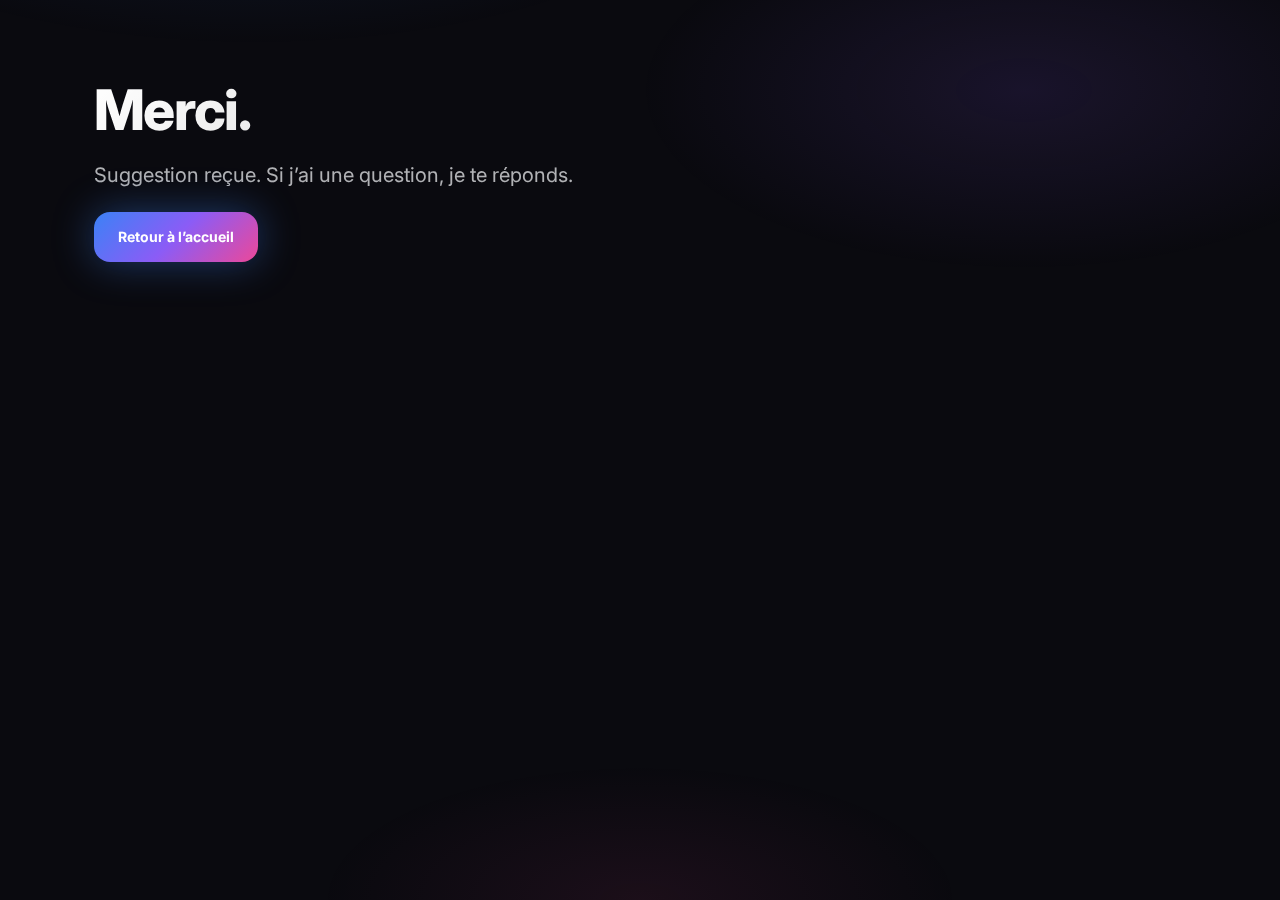
<file: merci.html>
<!doctype html>
<html lang="fr">
<head>
  <meta charset="utf-8" />
  <meta name="viewport" content="width=device-width, initial-scale=1" />
  <title>Merci — Bruxelles Solo</title>
  <meta name="robots" content="noindex" />
  <link rel="preconnect" href="https://fonts.googleapis.com">
  <link rel="preconnect" href="https://fonts.gstatic.com" crossorigin>
  <link href="https://fonts.googleapis.com/css2?family=Inter:wght@400;600;700&display=swap" rel="stylesheet">
  <link rel="stylesheet" href="./styles.css" />
</head>
<body>
  <main class="section">
    <div class="container">
      <h1>Merci.</h1>
      <p class="lead">Suggestion reçue. Si j’ai une question, je te réponds.</p>
      <p><a class="btn btn--solid" href="/">Retour à l’accueil</a></p>
    </div>
  </main>
</body>
</html>
</file>
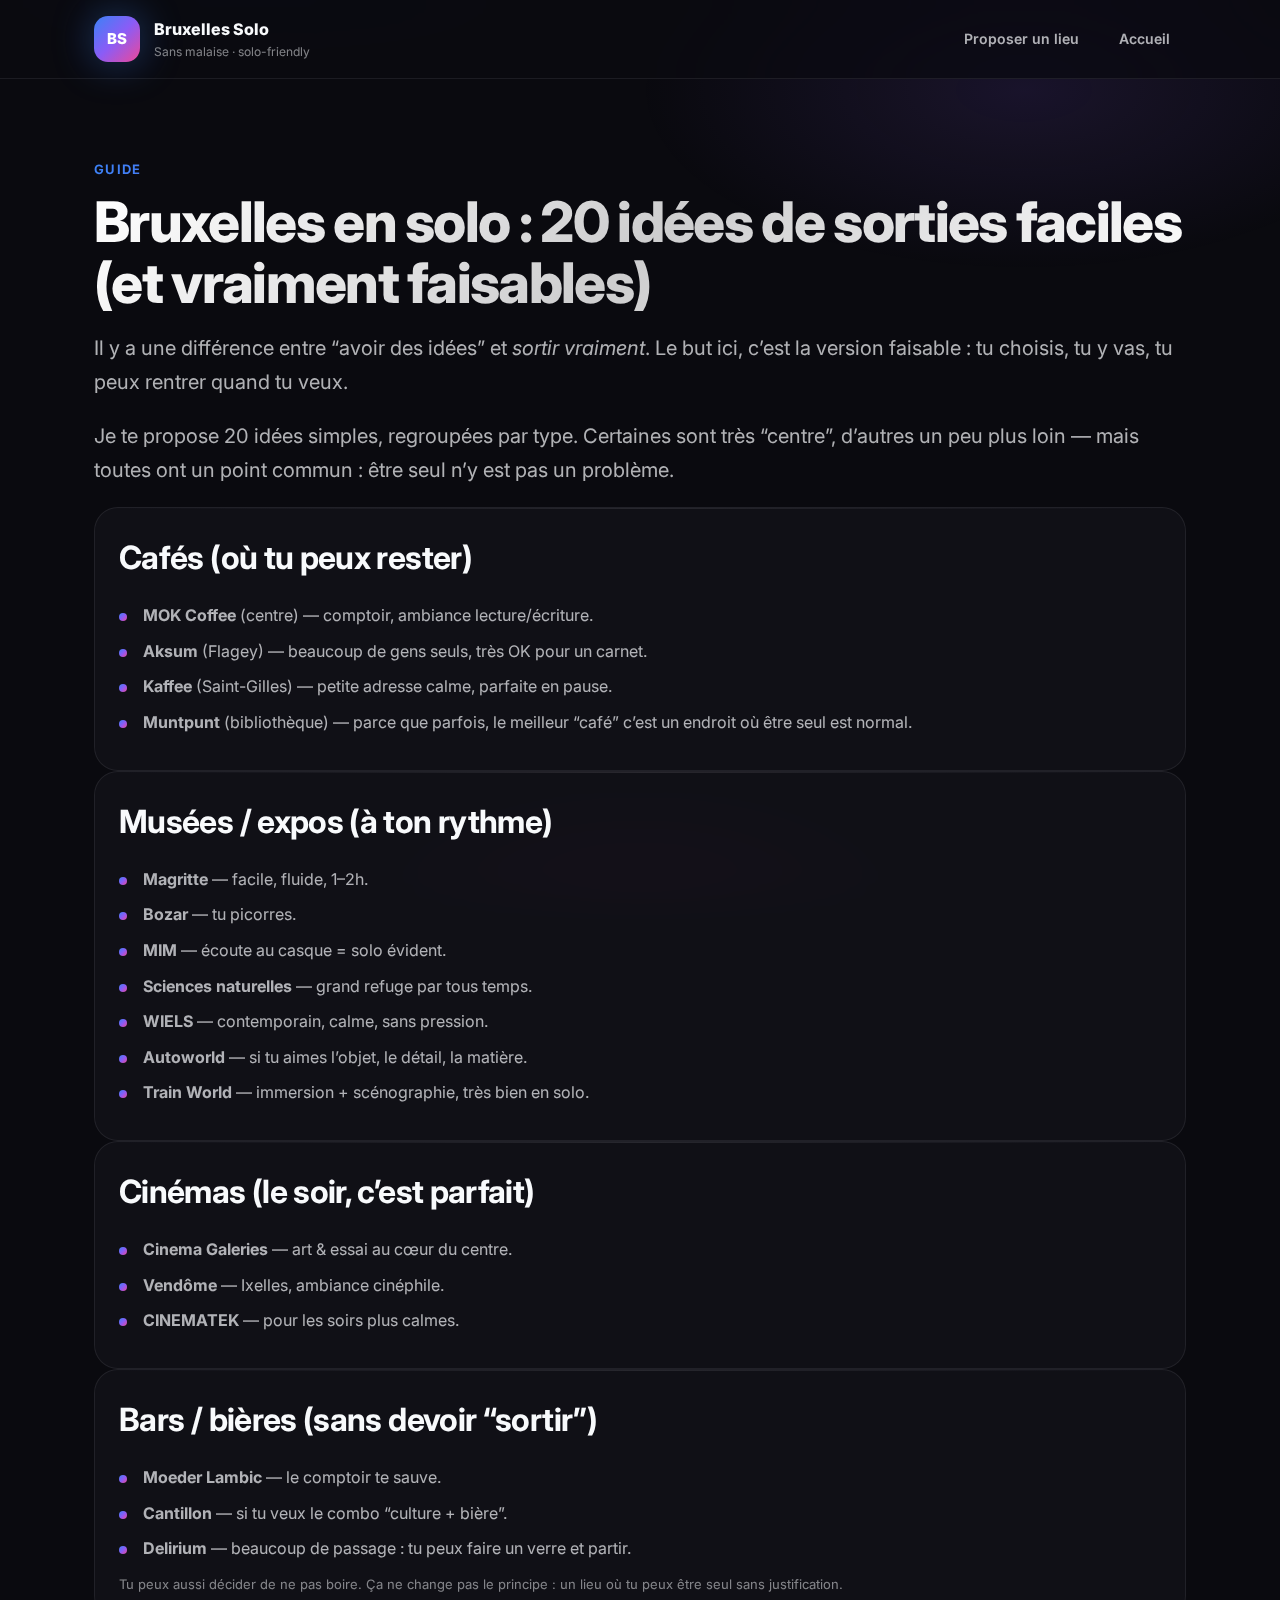
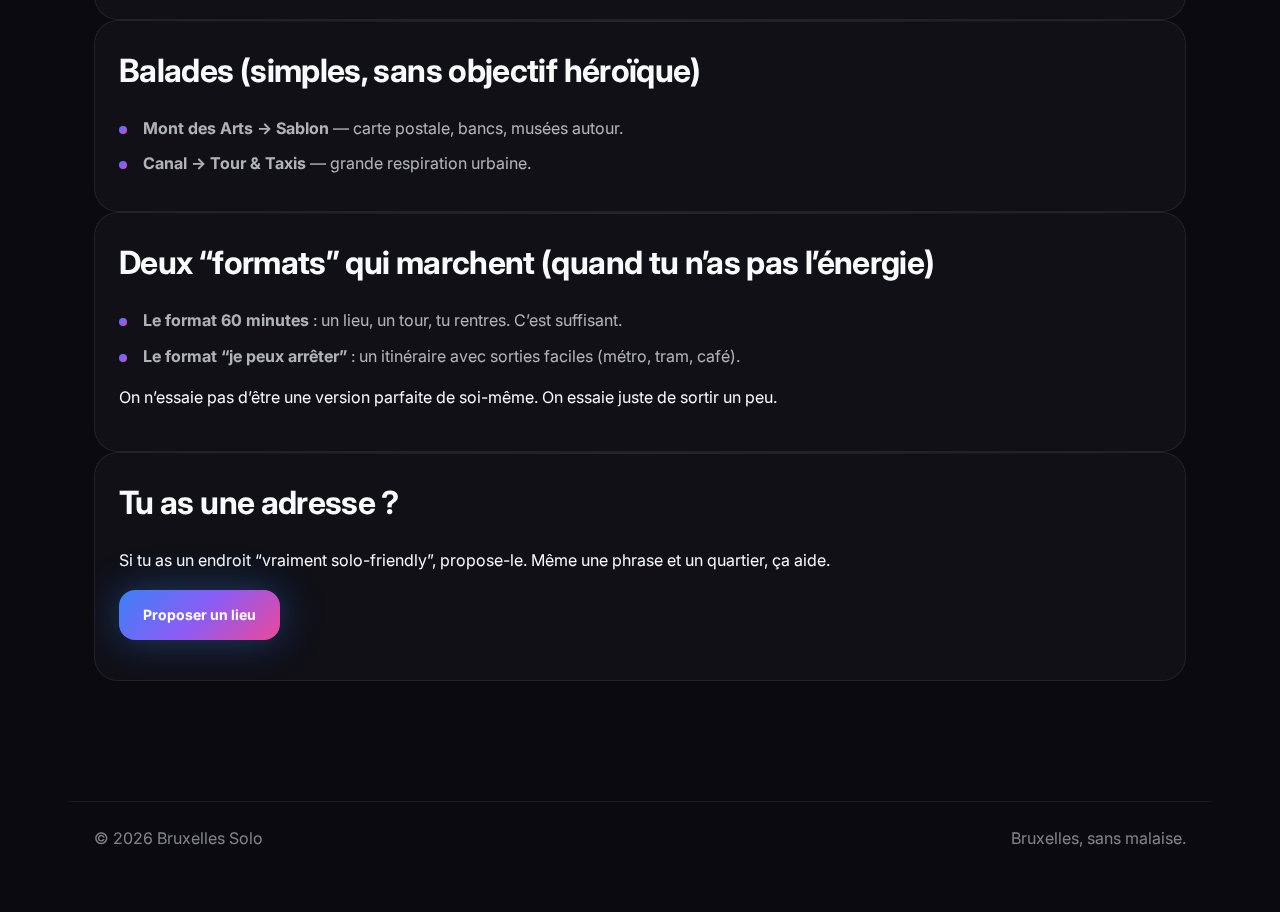
<file: articles/20-idees.html>
<!doctype html>
<html lang="fr">
<head>
  <meta charset="utf-8" />
  <meta name="viewport" content="width=device-width, initial-scale=1" />
  <title>Bruxelles en solo : 20 idées de sorties faciles (cafés, musées, cinés, bars, balades)</title>
  <meta name="description" content="20 idées solo-friendly à Bruxelles : cafés où tu peux rester, musées à ton rythme, cinés, bars au comptoir, balades simples. Concret, sans chichis." />
  <link rel="preconnect" href="https://fonts.googleapis.com">
  <link rel="preconnect" href="https://fonts.gstatic.com" crossorigin>
  <link href="https://fonts.googleapis.com/css2?family=Inter:wght@400;600;700&display=swap" rel="stylesheet">
  <link rel="stylesheet" href="../styles.css" />
</head>
<body>
  <header class="header">
    <div class="container">
      <div class="brand">
        <div class="mark">BS</div>
        <div>
          <div class="brand__name">Bruxelles Solo</div>
          <div class="brand__tag">Sans malaise · solo-friendly</div>
        </div>
      </div>
      <nav class="nav">
        <a href="../index.html#contact">Proposer un lieu</a>
        <a href="../index.html">Accueil</a>
      </nav>
    </div>
  </header>

  <main>
    <section class="section">
      <div class="container">
        <p class="kicker">Guide</p>
        <h1>Bruxelles en solo : 20 idées de sorties faciles (et vraiment faisables)</h1>
        <p class="lead">Il y a une différence entre “avoir des idées” et <em>sortir vraiment</em>. Le but ici, c’est la version faisable : tu choisis, tu y vas, tu peux rentrer quand tu veux.</p>
        <p class="lead">Je te propose 20 idées simples, regroupées par type. Certaines sont très “centre”, d’autres un peu plus loin — mais toutes ont un point commun : être seul n’y est pas un problème.</p>

        <div class="box">
          <h2>Cafés (où tu peux rester)</h2>
          <ul class="list">
            <li><strong>MOK Coffee</strong> (centre) — comptoir, ambiance lecture/écriture.</li>
            <li><strong>Aksum</strong> (Flagey) — beaucoup de gens seuls, très OK pour un carnet.</li>
            <li><strong>Kaffee</strong> (Saint-Gilles) — petite adresse calme, parfaite en pause.</li>
            <li><strong>Muntpunt</strong> (bibliothèque) — parce que parfois, le meilleur “café” c’est un endroit où être seul est normal.</li>
          </ul>
        </div>

        <div class="box">
          <h2>Musées / expos (à ton rythme)</h2>
          <ul class="list">
            <li><strong>Magritte</strong> — facile, fluide, 1–2h.</li>
            <li><strong>Bozar</strong> — tu picorres.</li>
            <li><strong>MIM</strong> — écoute au casque = solo évident.</li>
            <li><strong>Sciences naturelles</strong> — grand refuge par tous temps.</li>
            <li><strong>WIELS</strong> — contemporain, calme, sans pression.</li>
            <li><strong>Autoworld</strong> — si tu aimes l’objet, le détail, la matière.</li>
            <li><strong>Train World</strong> — immersion + scénographie, très bien en solo.</li>
          </ul>
        </div>

        <div class="box">
          <h2>Cinémas (le soir, c’est parfait)</h2>
          <ul class="list">
            <li><strong>Cinema Galeries</strong> — art & essai au cœur du centre.</li>
            <li><strong>Vendôme</strong> — Ixelles, ambiance cinéphile.</li>
            <li><strong>CINEMATEK</strong> — pour les soirs plus calmes.</li>
          </ul>
        </div>

        <div class="box">
          <h2>Bars / bières (sans devoir “sortir”)</h2>
          <ul class="list">
            <li><strong>Moeder Lambic</strong> — le comptoir te sauve.</li>
            <li><strong>Cantillon</strong> — si tu veux le combo “culture + bière”.</li>
            <li><strong>Delirium</strong> — beaucoup de passage : tu peux faire un verre et partir.</li>
          </ul>
          <p class="fine">Tu peux aussi décider de ne pas boire. Ça ne change pas le principe : un lieu où tu peux être seul sans justification.</p>
        </div>

        <div class="box">
          <h2>Balades (simples, sans objectif héroïque)</h2>
          <ul class="list">
            <li><strong>Mont des Arts → Sablon</strong> — carte postale, bancs, musées autour.</li>
            <li><strong>Canal → Tour & Taxis</strong> — grande respiration urbaine.</li>
          </ul>
        </div>

        <div class="box">
          <h2>Deux “formats” qui marchent (quand tu n’as pas l’énergie)</h2>
          <ul class="list">
            <li><strong>Le format 60 minutes</strong> : un lieu, un tour, tu rentres. C’est suffisant.</li>
            <li><strong>Le format “je peux arrêter”</strong> : un itinéraire avec sorties faciles (métro, tram, café).</li>
          </ul>
          <p>On n’essaie pas d’être une version parfaite de soi-même. On essaie juste de sortir un peu.</p>
        </div>

        <div class="box">
          <h2>Tu as une adresse ?</h2>
          <p>Si tu as un endroit “vraiment solo-friendly”, propose-le. Même une phrase et un quartier, ça aide.</p>
          <p><a class="btn btn--solid" href="../index.html#contact">Proposer un lieu</a></p>
        </div>
      </div>
    </section>
  </main>

  <footer class="footer">
    <div class="container">
      <div>© <span id="y"></span> Bruxelles Solo</div>
      <div class="muted">Bruxelles, sans malaise.</div>
    </div>
  </footer>

  <script>document.getElementById('y').textContent = new Date().getFullYear();</script>
</body>
</html>
</file>
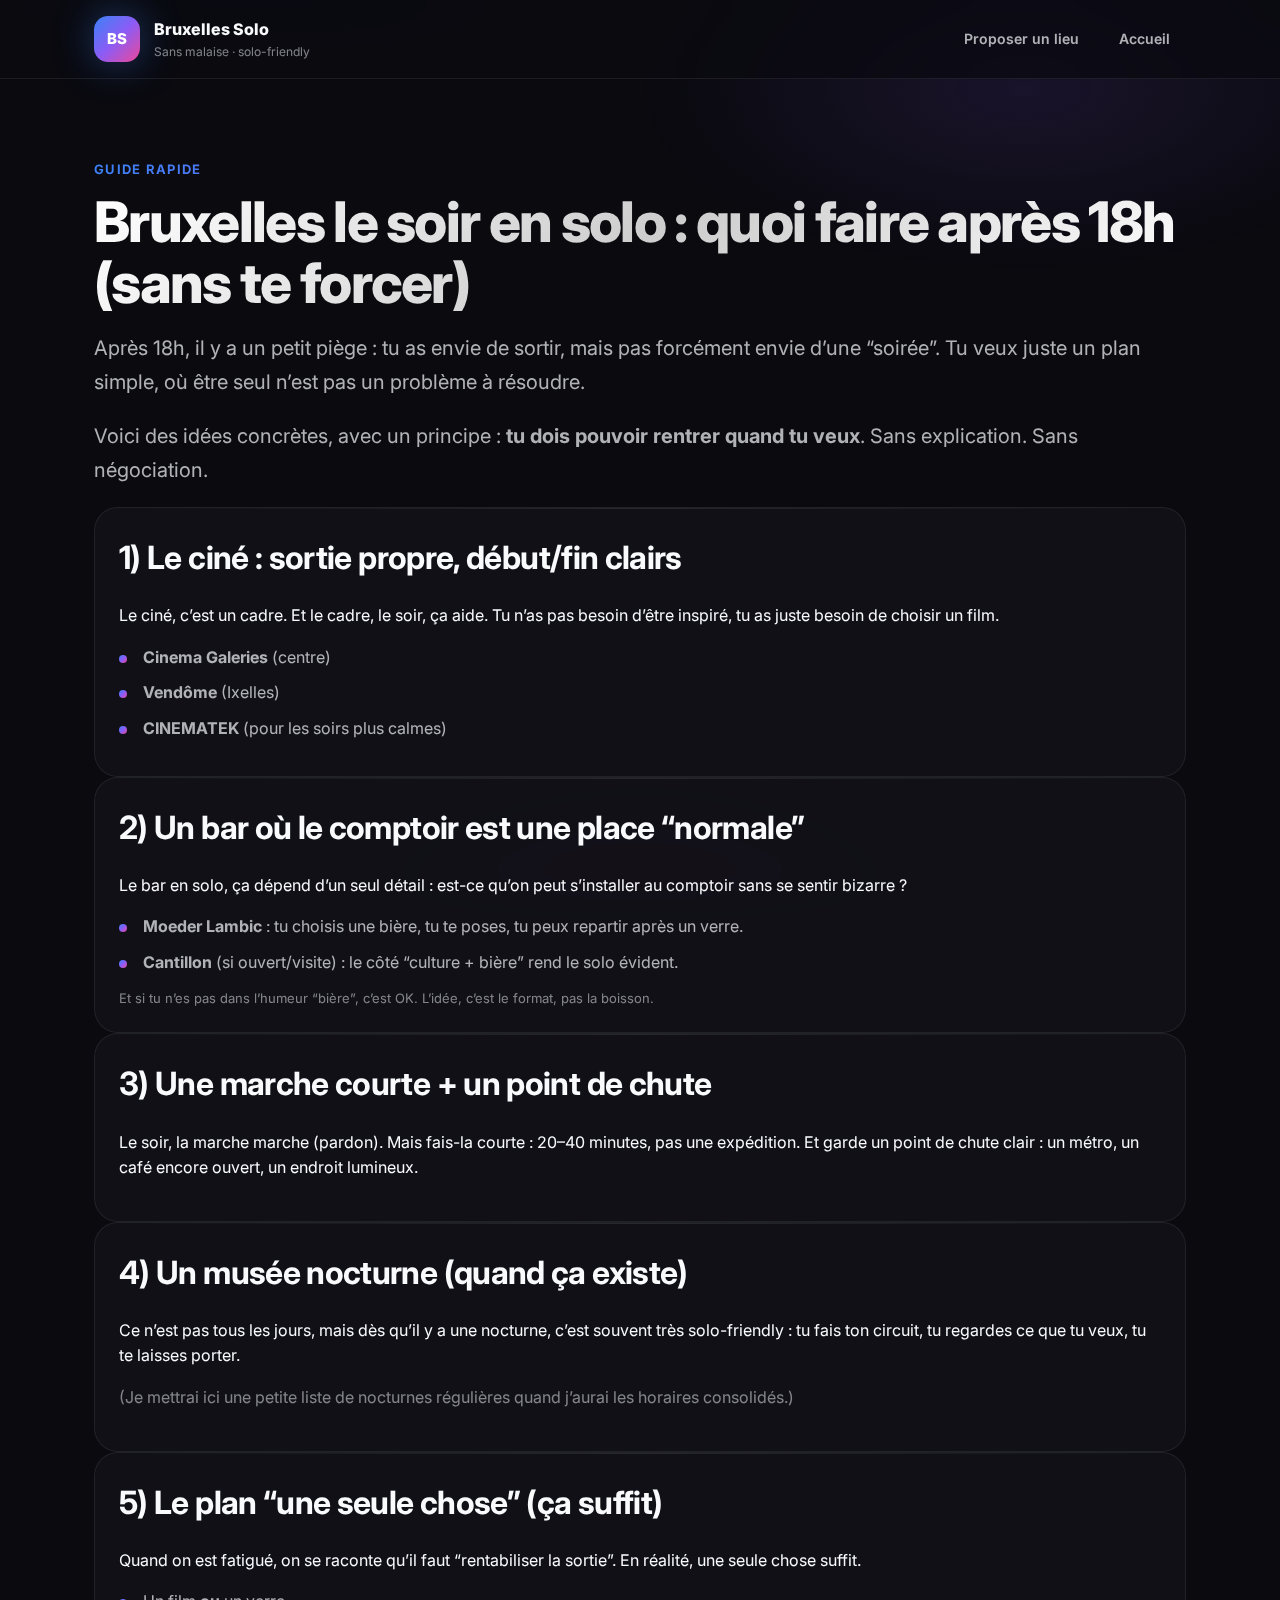
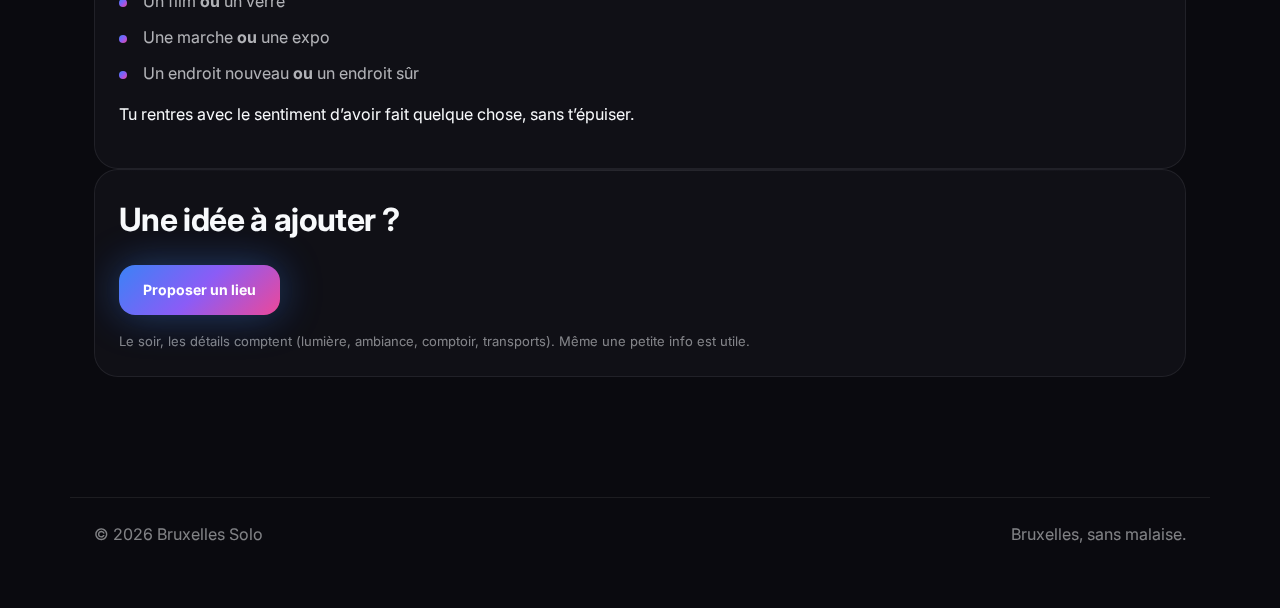
<file: articles/apres-18h.html>
<!doctype html>
<html lang="fr">
<head>
  <meta charset="utf-8" />
  <meta name="viewport" content="width=device-width, initial-scale=1" />
  <title>Bruxelles le soir en solo : quoi faire après 18h (sans te forcer)</title>
  <meta name="description" content="Idées de sorties solo-friendly à Bruxelles après 18h : ciné, expo tardive, bars au comptoir, balades simples, plans sans pression." />
  <link rel="preconnect" href="https://fonts.googleapis.com">
  <link rel="preconnect" href="https://fonts.gstatic.com" crossorigin>
  <link href="https://fonts.googleapis.com/css2?family=Inter:wght@400;600;700&display=swap" rel="stylesheet">
  <link rel="stylesheet" href="../styles.css" />
</head>
<body>
  <header class="header">
    <div class="container">
      <div class="brand">
        <div class="mark">BS</div>
        <div>
          <div class="brand__name">Bruxelles Solo</div>
          <div class="brand__tag">Sans malaise · solo-friendly</div>
        </div>
      </div>
      <nav class="nav">
        <a href="../index.html#contact">Proposer un lieu</a>
        <a href="../index.html">Accueil</a>
      </nav>
    </div>
  </header>

  <main>
    <section class="section">
      <div class="container">
        <p class="kicker">Guide rapide</p>
        <h1>Bruxelles le soir en solo : quoi faire après 18h (sans te forcer)</h1>
        <p class="lead">Après 18h, il y a un petit piège : tu as envie de sortir, mais pas forcément envie d’une “soirée”. Tu veux juste un plan simple, où être seul n’est pas un problème à résoudre.</p>
        <p class="lead">Voici des idées concrètes, avec un principe : <strong>tu dois pouvoir rentrer quand tu veux</strong>. Sans explication. Sans négociation.</p>

        <div class="box">
          <h2>1) Le ciné : sortie propre, début/fin clairs</h2>
          <p>Le ciné, c’est un cadre. Et le cadre, le soir, ça aide. Tu n’as pas besoin d’être inspiré, tu as juste besoin de choisir un film.</p>
          <ul class="list">
            <li><strong>Cinema Galeries</strong> (centre)</li>
            <li><strong>Vendôme</strong> (Ixelles)</li>
            <li><strong>CINEMATEK</strong> (pour les soirs plus calmes)</li>
          </ul>
        </div>

        <div class="box">
          <h2>2) Un bar où le comptoir est une place “normale”</h2>
          <p>Le bar en solo, ça dépend d’un seul détail : est-ce qu’on peut s’installer au comptoir sans se sentir bizarre ?</p>
          <ul class="list">
            <li><strong>Moeder Lambic</strong> : tu choisis une bière, tu te poses, tu peux repartir après un verre.</li>
            <li><strong>Cantillon</strong> (si ouvert/visite) : le côté “culture + bière” rend le solo évident.</li>
          </ul>
          <p class="fine">Et si tu n’es pas dans l’humeur “bière”, c’est OK. L’idée, c’est le format, pas la boisson.</p>
        </div>

        <div class="box">
          <h2>3) Une marche courte + un point de chute</h2>
          <p>Le soir, la marche marche (pardon). Mais fais-la courte : 20–40 minutes, pas une expédition. Et garde un point de chute clair : un métro, un café encore ouvert, un endroit lumineux.</p>
        </div>

        <div class="box">
          <h2>4) Un musée nocturne (quand ça existe)</h2>
          <p>Ce n’est pas tous les jours, mais dès qu’il y a une nocturne, c’est souvent très solo-friendly : tu fais ton circuit, tu regardes ce que tu veux, tu te laisses porter.</p>
          <p class="muted">(Je mettrai ici une petite liste de nocturnes régulières quand j’aurai les horaires consolidés.)</p>
        </div>

        <div class="box">
          <h2>5) Le plan “une seule chose” (ça suffit)</h2>
          <p>Quand on est fatigué, on se raconte qu’il faut “rentabiliser la sortie”. En réalité, une seule chose suffit.</p>
          <ul class="list">
            <li>Un film <strong>ou</strong> un verre</li>
            <li>Une marche <strong>ou</strong> une expo</li>
            <li>Un endroit nouveau <strong>ou</strong> un endroit sûr</li>
          </ul>
          <p>Tu rentres avec le sentiment d’avoir fait quelque chose, sans t’épuiser.</p>
        </div>

        <div class="box">
          <h2>Une idée à ajouter ?</h2>
          <p><a class="btn btn--solid" href="../index.html#contact">Proposer un lieu</a></p>
          <p class="fine">Le soir, les détails comptent (lumière, ambiance, comptoir, transports). Même une petite info est utile.</p>
        </div>
      </div>
    </section>
  </main>

  <footer class="footer">
    <div class="container">
      <div>© <span id="y"></span> Bruxelles Solo</div>
      <div class="muted">Bruxelles, sans malaise.</div>
    </div>
  </footer>

  <script>document.getElementById('y').textContent = new Date().getFullYear();</script>
</body>
</html>
</file>
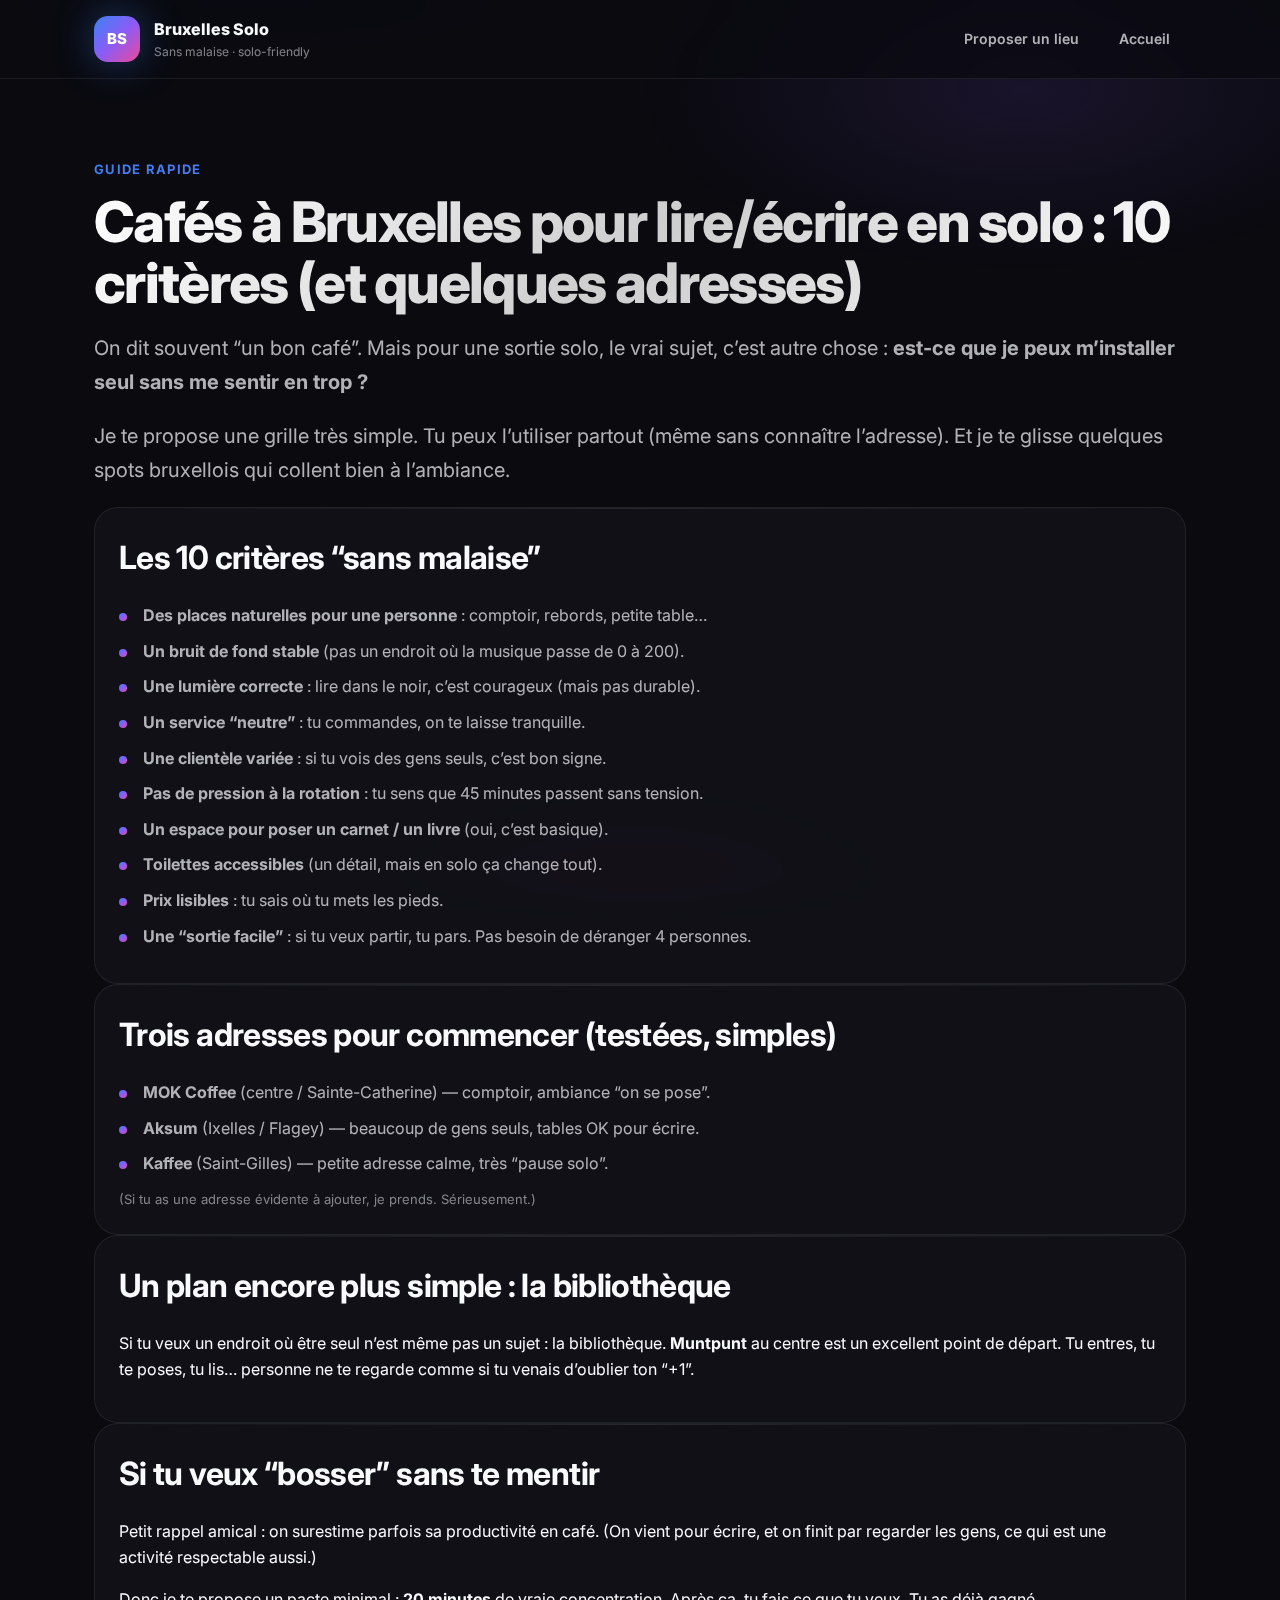
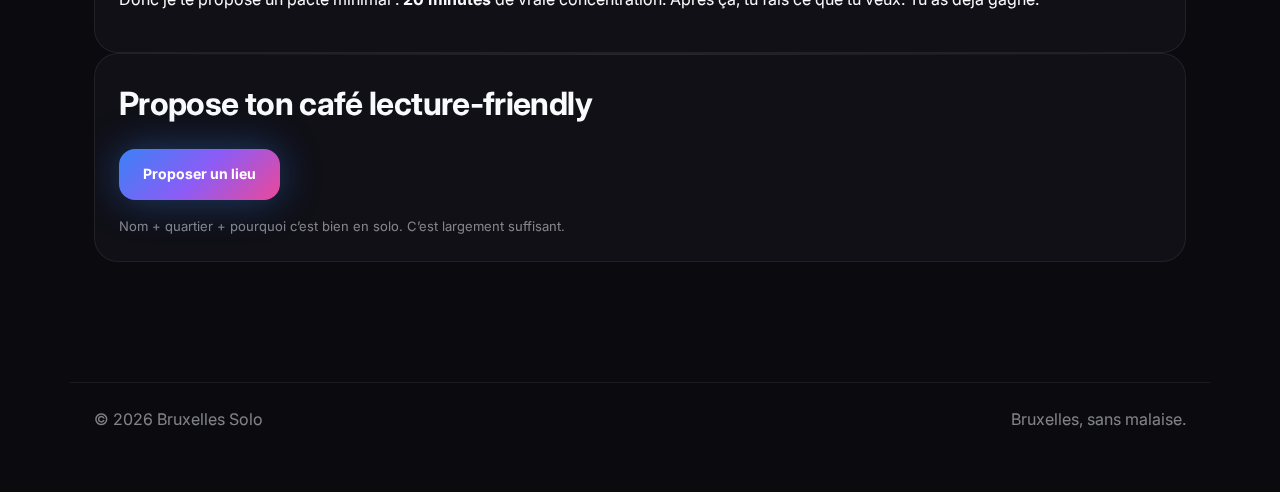
<file: articles/cafes-lire-ecrire.html>
<!doctype html>
<html lang="fr">
<head>
  <meta charset="utf-8" />
  <meta name="viewport" content="width=device-width, initial-scale=1" />
  <title>Cafés à Bruxelles pour lire/écrire en solo : 10 critères + quelques adresses</title>
  <meta name="description" content="Tu veux lire, écrire ou bosser seul à Bruxelles ? Voici des critères simples (sans malaise) + des adresses solo-friendly pour commencer." />
  <link rel="preconnect" href="https://fonts.googleapis.com">
  <link rel="preconnect" href="https://fonts.gstatic.com" crossorigin>
  <link href="https://fonts.googleapis.com/css2?family=Inter:wght@400;600;700&display=swap" rel="stylesheet">
  <link rel="stylesheet" href="../styles.css" />
</head>
<body>
  <header class="header">
    <div class="container">
      <div class="brand">
        <div class="mark">BS</div>
        <div>
          <div class="brand__name">Bruxelles Solo</div>
          <div class="brand__tag">Sans malaise · solo-friendly</div>
        </div>
      </div>
      <nav class="nav">
        <a href="../index.html#contact">Proposer un lieu</a>
        <a href="../index.html">Accueil</a>
      </nav>
    </div>
  </header>

  <main>
    <section class="section">
      <div class="container">
        <p class="kicker">Guide rapide</p>
        <h1>Cafés à Bruxelles pour lire/écrire en solo : 10 critères (et quelques adresses)</h1>
        <p class="lead">On dit souvent “un bon café”. Mais pour une sortie solo, le vrai sujet, c’est autre chose : <strong>est-ce que je peux m’installer seul sans me sentir en trop ?</strong></p>
        <p class="lead">Je te propose une grille très simple. Tu peux l’utiliser partout (même sans connaître l’adresse). Et je te glisse quelques spots bruxellois qui collent bien à l’ambiance.</p>

        <div class="box">
          <h2>Les 10 critères “sans malaise”</h2>
          <ul class="list">
            <li><strong>Des places naturelles pour une personne</strong> : comptoir, rebords, petite table…</li>
            <li><strong>Un bruit de fond stable</strong> (pas un endroit où la musique passe de 0 à 200).</li>
            <li><strong>Une lumière correcte</strong> : lire dans le noir, c’est courageux (mais pas durable).</li>
            <li><strong>Un service “neutre”</strong> : tu commandes, on te laisse tranquille.</li>
            <li><strong>Une clientèle variée</strong> : si tu vois des gens seuls, c’est bon signe.</li>
            <li><strong>Pas de pression à la rotation</strong> : tu sens que 45 minutes passent sans tension.</li>
            <li><strong>Un espace pour poser un carnet / un livre</strong> (oui, c’est basique).</li>
            <li><strong>Toilettes accessibles</strong> (un détail, mais en solo ça change tout).</li>
            <li><strong>Prix lisibles</strong> : tu sais où tu mets les pieds.</li>
            <li><strong>Une “sortie facile”</strong> : si tu veux partir, tu pars. Pas besoin de déranger 4 personnes.</li>
          </ul>
        </div>

        <div class="box">
          <h2>Trois adresses pour commencer (testées, simples)</h2>
          <ul class="list">
            <li><strong>MOK Coffee</strong> (centre / Sainte-Catherine) — comptoir, ambiance “on se pose”.</li>
            <li><strong>Aksum</strong> (Ixelles / Flagey) — beaucoup de gens seuls, tables OK pour écrire.</li>
            <li><strong>Kaffee</strong> (Saint-Gilles) — petite adresse calme, très “pause solo”.</li>
          </ul>
          <p class="fine">(Si tu as une adresse évidente à ajouter, je prends. Sérieusement.)</p>
        </div>

        <div class="box">
          <h2>Un plan encore plus simple : la bibliothèque</h2>
          <p>Si tu veux un endroit où être seul n’est même pas un sujet : la bibliothèque. <strong>Muntpunt</strong> au centre est un excellent point de départ. Tu entres, tu te poses, tu lis… personne ne te regarde comme si tu venais d’oublier ton “+1”.</p>
        </div>

        <div class="box">
          <h2>Si tu veux “bosser” sans te mentir</h2>
          <p>Petit rappel amical : on surestime parfois sa productivité en café. (On vient pour écrire, et on finit par regarder les gens, ce qui est une activité respectable aussi.)</p>
          <p>Donc je te propose un pacte minimal : <strong>20 minutes</strong> de vraie concentration. Après ça, tu fais ce que tu veux. Tu as déjà gagné.</p>
        </div>

        <div class="box">
          <h2>Propose ton café lecture-friendly</h2>
          <p><a class="btn btn--solid" href="../index.html#contact">Proposer un lieu</a></p>
          <p class="fine">Nom + quartier + pourquoi c’est bien en solo. C’est largement suffisant.</p>
        </div>
      </div>
    </section>
  </main>

  <footer class="footer">
    <div class="container">
      <div>© <span id="y"></span> Bruxelles Solo</div>
      <div class="muted">Bruxelles, sans malaise.</div>
    </div>
  </footer>

  <script>document.getElementById('y').textContent = new Date().getFullYear();</script>
</body>
</html>
</file>
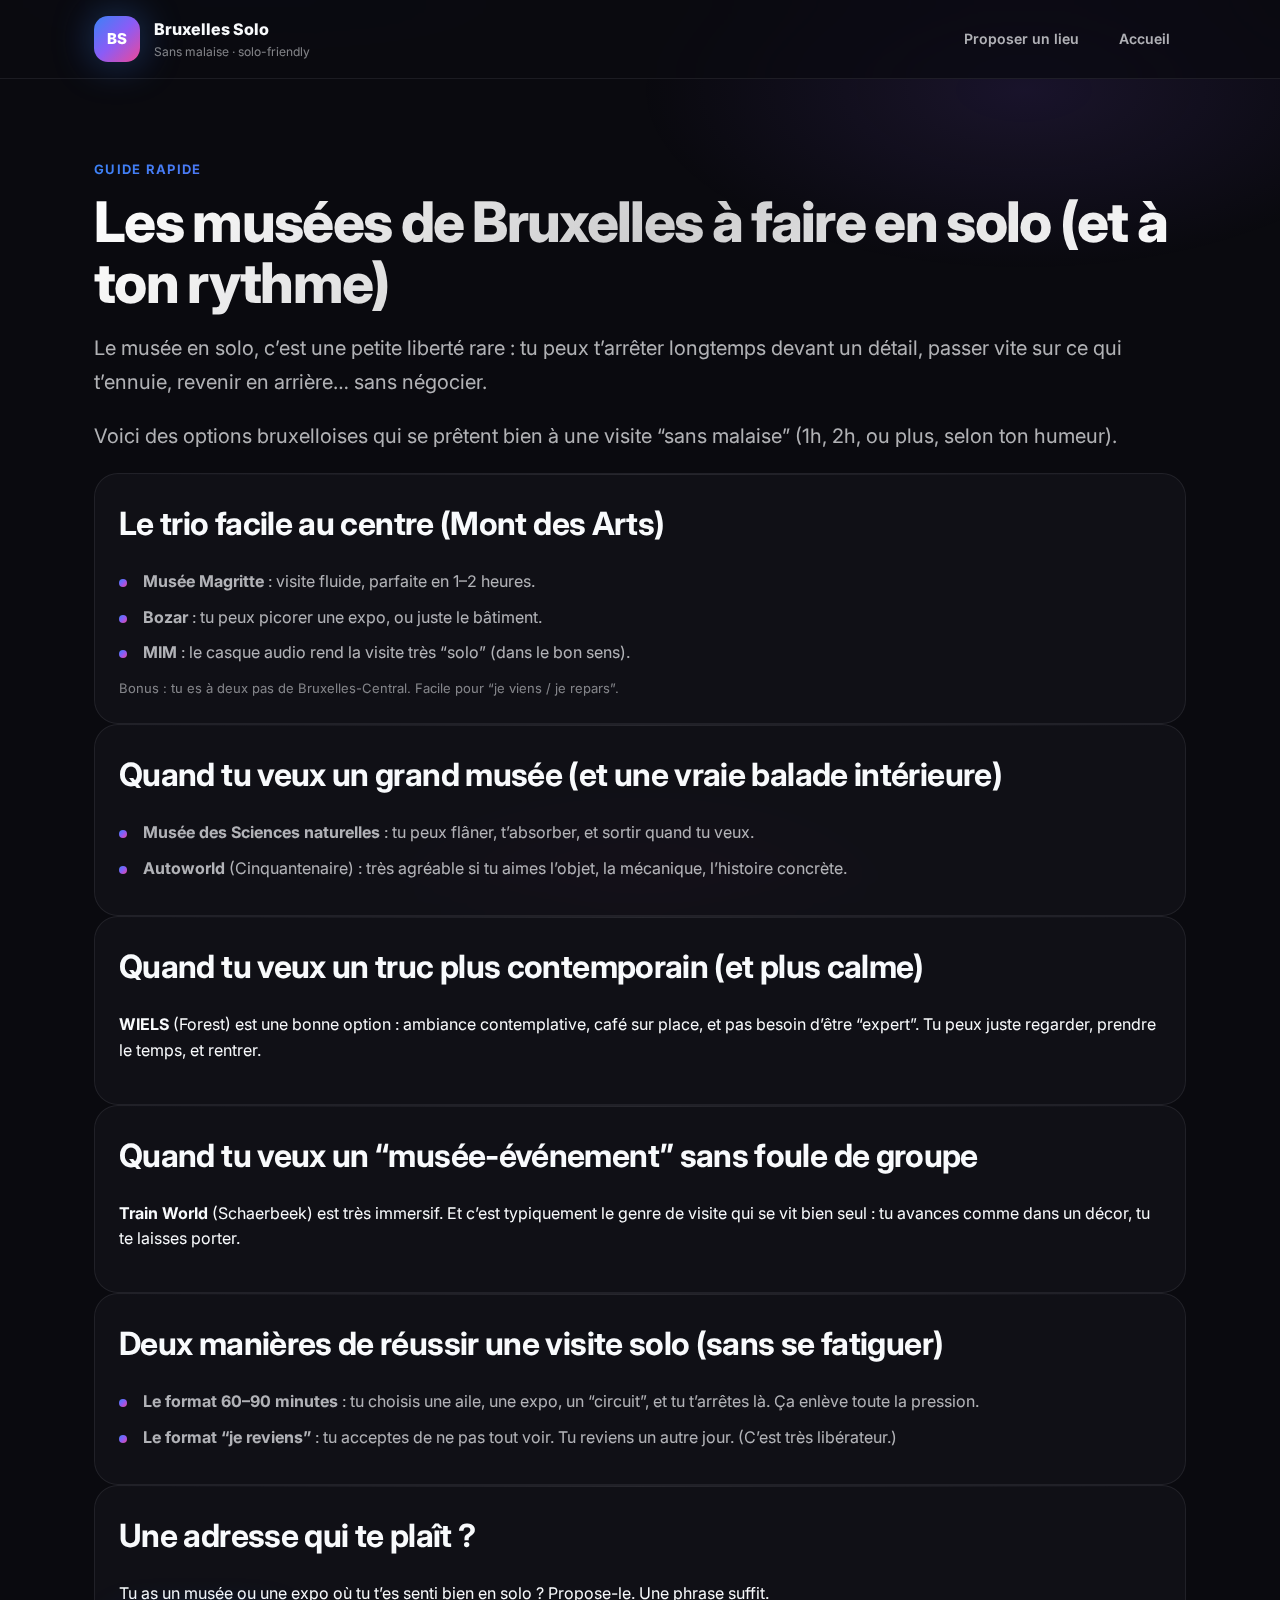
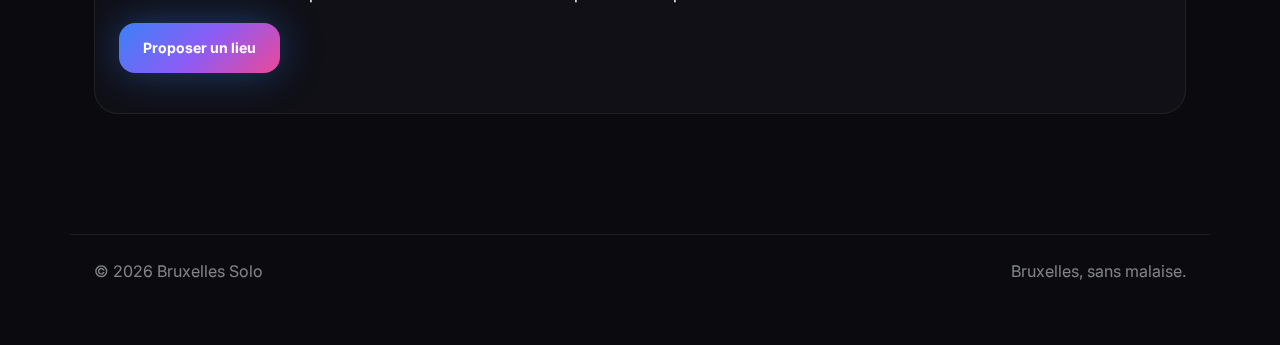
<file: articles/musees-solo.html>
<!doctype html>
<html lang="fr">
<head>
  <meta charset="utf-8" />
  <meta name="viewport" content="width=device-width, initial-scale=1" />
  <title>Les musées de Bruxelles à faire en solo (et à ton rythme)</title>
  <meta name="description" content="Musées solo-friendly à Bruxelles : des lieux où tu peux visiter sans pression, à ton rythme, même pour 60–90 minutes." />
  <link rel="preconnect" href="https://fonts.googleapis.com">
  <link rel="preconnect" href="https://fonts.gstatic.com" crossorigin>
  <link href="https://fonts.googleapis.com/css2?family=Inter:wght@400;600;700&display=swap" rel="stylesheet">
  <link rel="stylesheet" href="../styles.css" />
</head>
<body>
  <header class="header">
    <div class="container">
      <div class="brand">
        <div class="mark">BS</div>
        <div>
          <div class="brand__name">Bruxelles Solo</div>
          <div class="brand__tag">Sans malaise · solo-friendly</div>
        </div>
      </div>
      <nav class="nav">
        <a href="../index.html#contact">Proposer un lieu</a>
        <a href="../index.html">Accueil</a>
      </nav>
    </div>
  </header>

  <main>
    <section class="section">
      <div class="container">
        <p class="kicker">Guide rapide</p>
        <h1>Les musées de Bruxelles à faire en solo (et à ton rythme)</h1>
        <p class="lead">Le musée en solo, c’est une petite liberté rare : tu peux t’arrêter longtemps devant un détail, passer vite sur ce qui t’ennuie, revenir en arrière… sans négocier.</p>
        <p class="lead">Voici des options bruxelloises qui se prêtent bien à une visite “sans malaise” (1h, 2h, ou plus, selon ton humeur).</p>

        <div class="box">
          <h2>Le trio facile au centre (Mont des Arts)</h2>
          <ul class="list">
            <li><strong>Musée Magritte</strong> : visite fluide, parfaite en 1–2 heures.</li>
            <li><strong>Bozar</strong> : tu peux picorer une expo, ou juste le bâtiment.</li>
            <li><strong>MIM</strong> : le casque audio rend la visite très “solo” (dans le bon sens).</li>
          </ul>
          <p class="fine">Bonus : tu es à deux pas de Bruxelles-Central. Facile pour “je viens / je repars”.</p>
        </div>

        <div class="box">
          <h2>Quand tu veux un grand musée (et une vraie balade intérieure)</h2>
          <ul class="list">
            <li><strong>Musée des Sciences naturelles</strong> : tu peux flâner, t’absorber, et sortir quand tu veux.</li>
            <li><strong>Autoworld</strong> (Cinquantenaire) : très agréable si tu aimes l’objet, la mécanique, l’histoire concrète.</li>
          </ul>
        </div>

        <div class="box">
          <h2>Quand tu veux un truc plus contemporain (et plus calme)</h2>
          <p><strong>WIELS</strong> (Forest) est une bonne option : ambiance contemplative, café sur place, et pas besoin d’être “expert”. Tu peux juste regarder, prendre le temps, et rentrer.</p>
        </div>

        <div class="box">
          <h2>Quand tu veux un “musée-événement” sans foule de groupe</h2>
          <p><strong>Train World</strong> (Schaerbeek) est très immersif. Et c’est typiquement le genre de visite qui se vit bien seul : tu avances comme dans un décor, tu te laisses porter.</p>
        </div>

        <div class="box">
          <h2>Deux manières de réussir une visite solo (sans se fatiguer)</h2>
          <ul class="list">
            <li><strong>Le format 60–90 minutes</strong> : tu choisis une aile, une expo, un “circuit”, et tu t’arrêtes là. Ça enlève toute la pression.</li>
            <li><strong>Le format “je reviens”</strong> : tu acceptes de ne pas tout voir. Tu reviens un autre jour. (C’est très libérateur.)</li>
          </ul>
        </div>

        <div class="box">
          <h2>Une adresse qui te plaît ?</h2>
          <p>Tu as un musée ou une expo où tu t’es senti bien en solo ? Propose-le. Une phrase suffit.</p>
          <p><a class="btn btn--solid" href="../index.html#contact">Proposer un lieu</a></p>
        </div>
      </div>
    </section>
  </main>

  <footer class="footer">
    <div class="container">
      <div>© <span id="y"></span> Bruxelles Solo</div>
      <div class="muted">Bruxelles, sans malaise.</div>
    </div>
  </footer>

  <script>document.getElementById('y').textContent = new Date().getFullYear();</script>
</body>
</html>
</file>
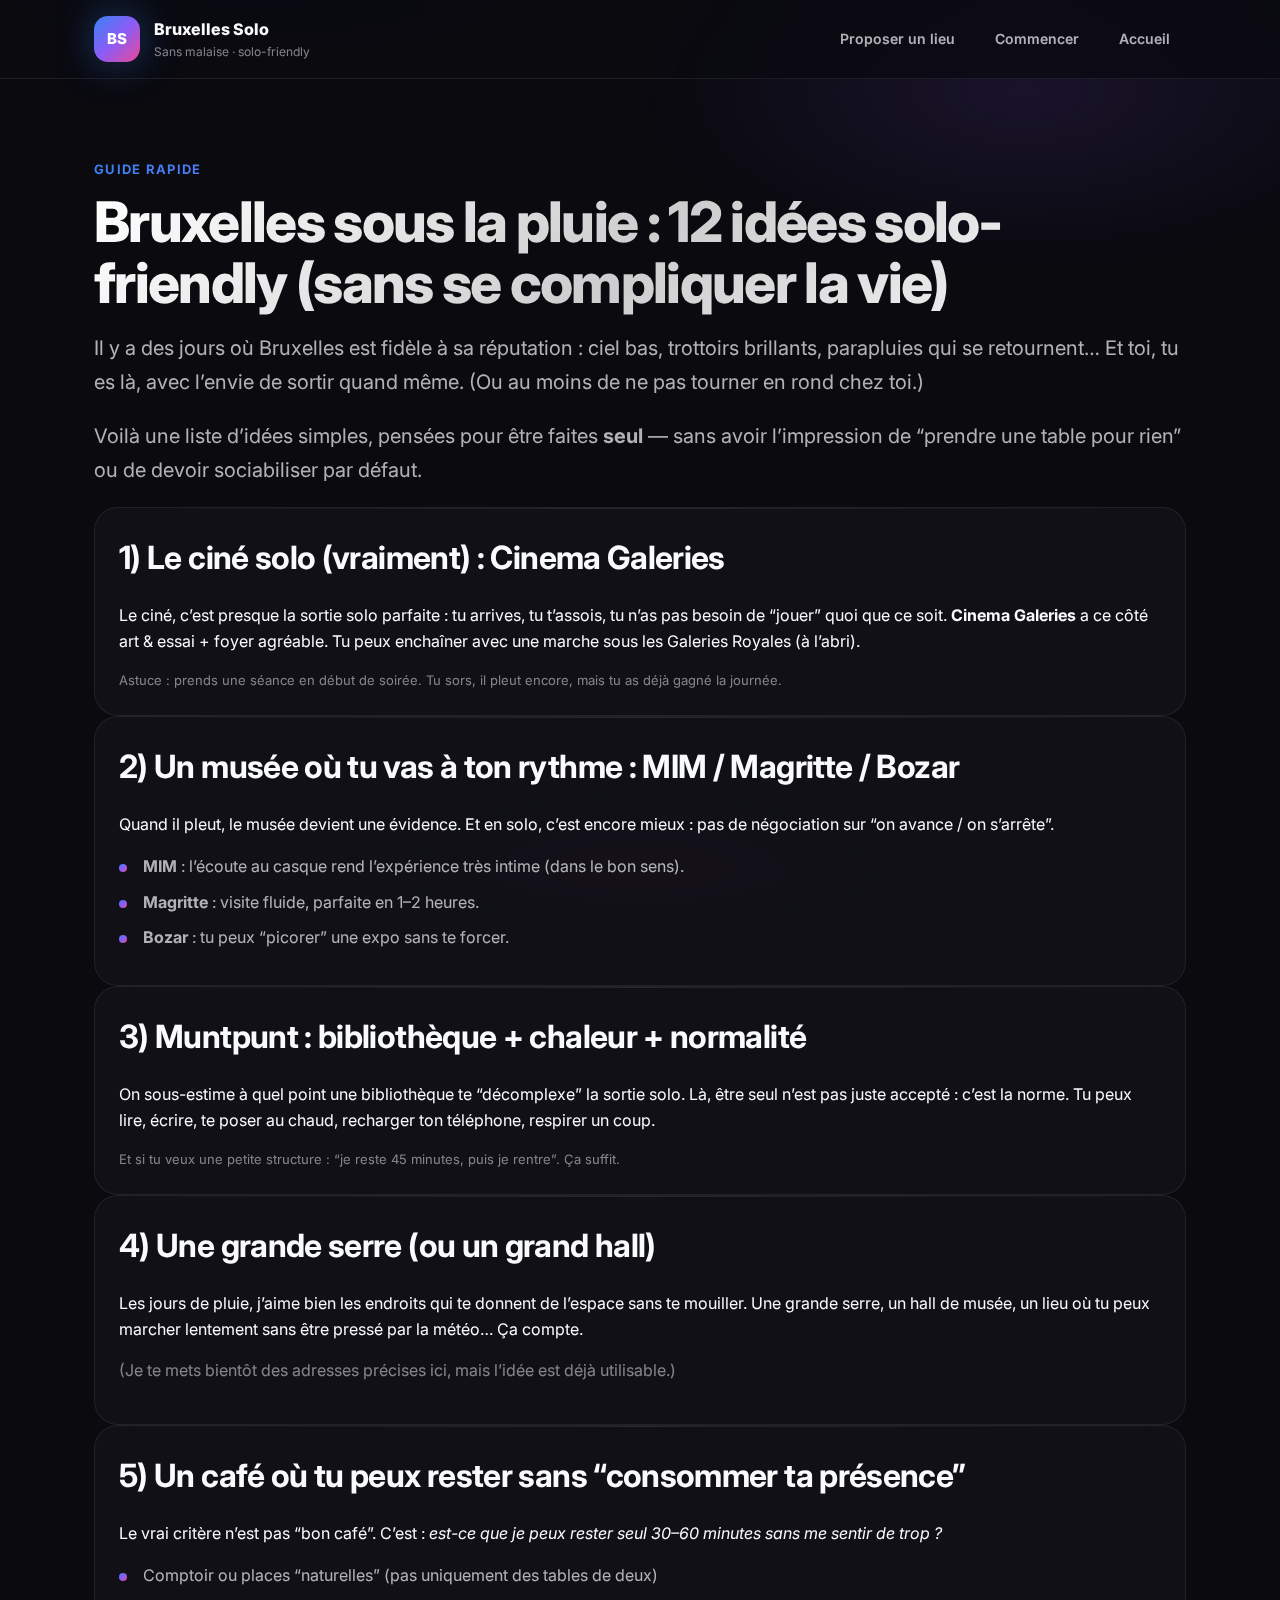
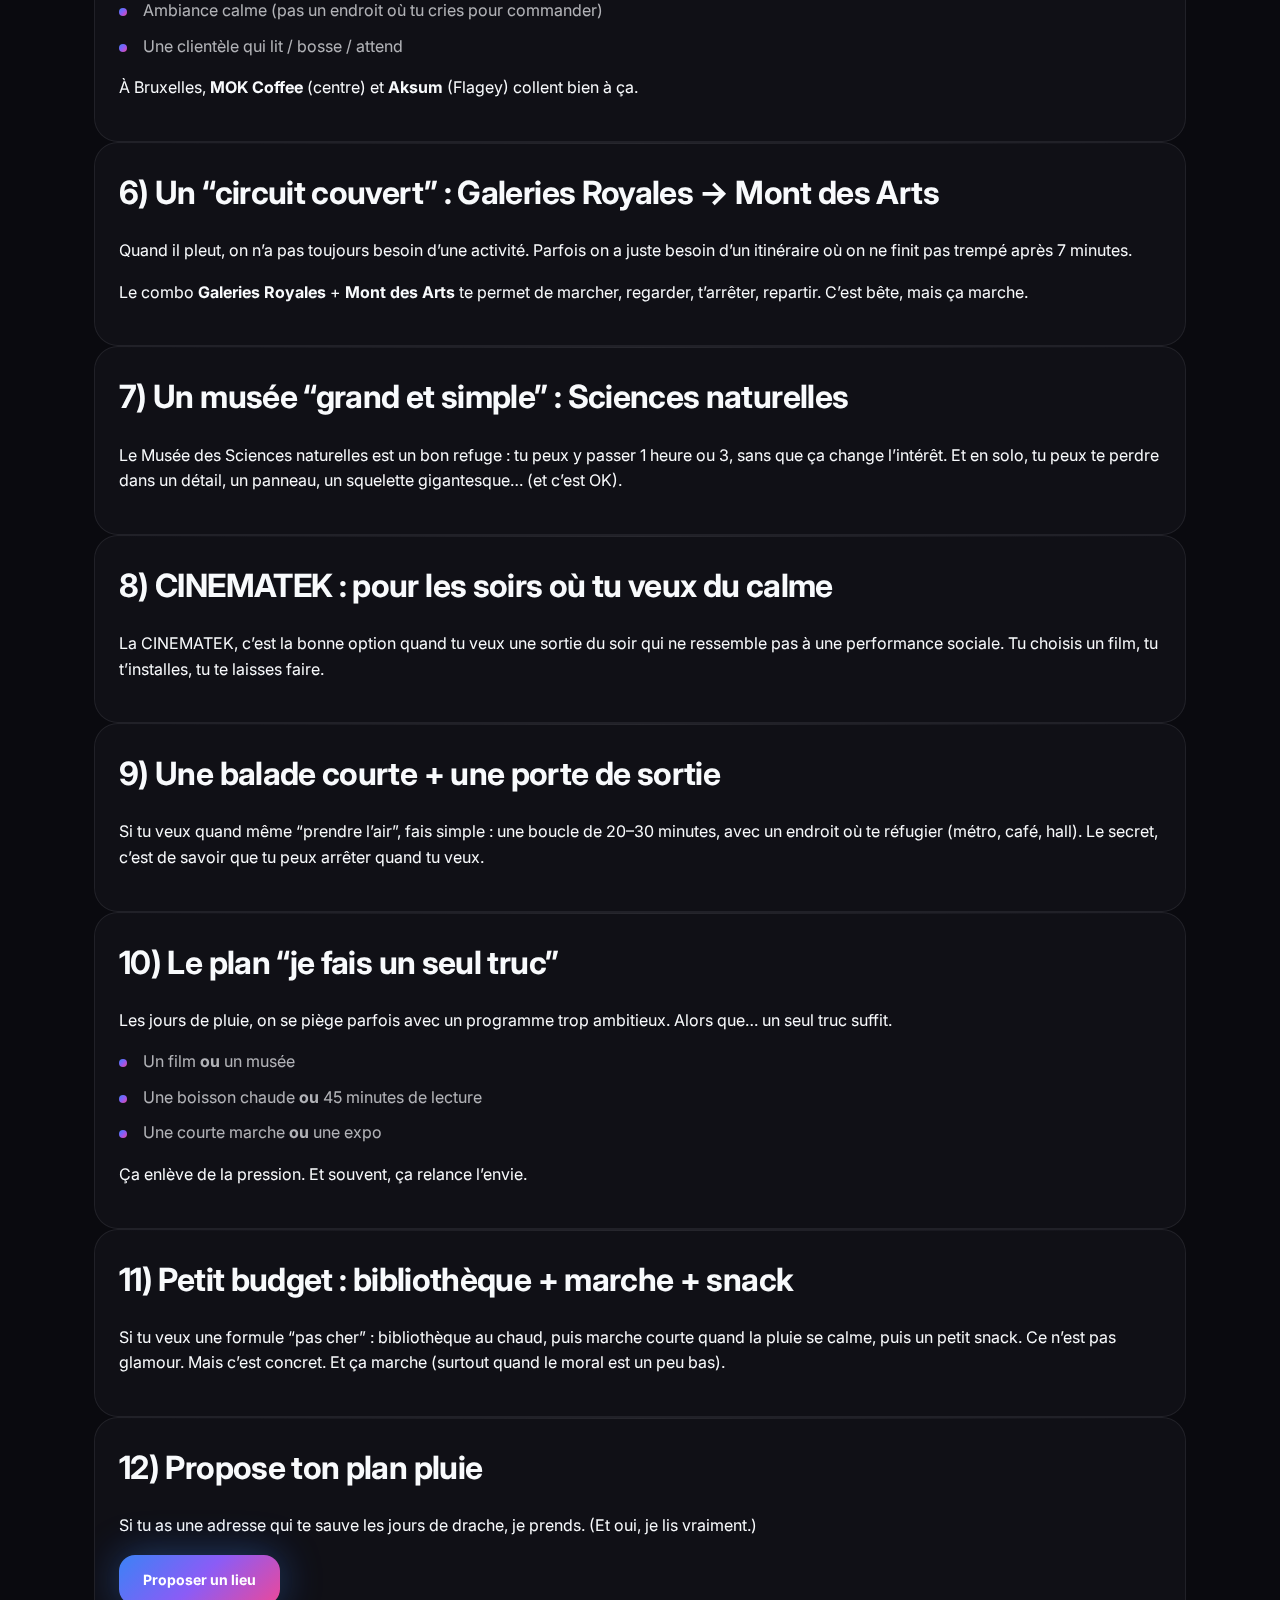
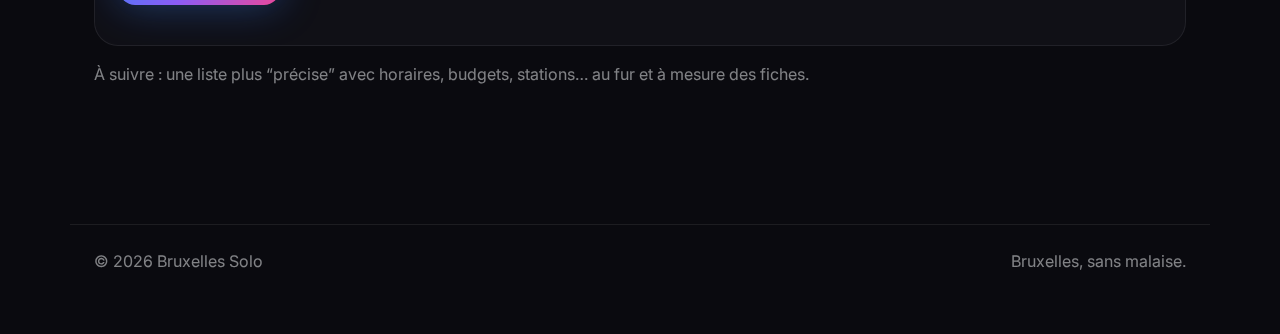
<file: articles/pluie.html>
<!doctype html>
<html lang="fr">
<head>
  <meta charset="utf-8" />
  <meta name="viewport" content="width=device-width, initial-scale=1" />
  <title>Bruxelles sous la pluie : 12 idées solo-friendly (sans se compliquer la vie)</title>
  <meta name="description" content="Il pleut ? Voilà des idées simples et solo-friendly à Bruxelles : musées, cinés, bibliothèques, passages couverts, cafés où on peut rester sans malaise." />
  <link rel="preconnect" href="https://fonts.googleapis.com">
  <link rel="preconnect" href="https://fonts.gstatic.com" crossorigin>
  <link href="https://fonts.googleapis.com/css2?family=Inter:wght@400;600;700&display=swap" rel="stylesheet">
  <link rel="stylesheet" href="../styles.css" />
</head>
<body>
  <header class="header">
    <div class="container">
      <div class="brand">
        <div class="mark">BS</div>
        <div>
          <div class="brand__name">Bruxelles Solo</div>
          <div class="brand__tag">Sans malaise · solo-friendly</div>
        </div>
      </div>
      <nav class="nav">
        <a href="../index.html#contact">Proposer un lieu</a>
        <a href="../index.html#bientot">Commencer</a>
        <a href="../index.html">Accueil</a>
      </nav>
    </div>
  </header>

  <main>
    <section class="section">
      <div class="container">
        <p class="kicker">Guide rapide</p>
        <h1>Bruxelles sous la pluie : 12 idées solo-friendly (sans se compliquer la vie)</h1>
        <p class="lead">Il y a des jours où Bruxelles est fidèle à sa réputation : ciel bas, trottoirs brillants, parapluies qui se retournent… Et toi, tu es là, avec l’envie de sortir quand même. (Ou au moins de ne pas tourner en rond chez toi.)</p>
        <p class="lead">Voilà une liste d’idées simples, pensées pour être faites <strong>seul</strong> — sans avoir l’impression de “prendre une table pour rien” ou de devoir sociabiliser par défaut.</p>

        <div class="box">
          <h2>1) Le ciné solo (vraiment) : Cinema Galeries</h2>
          <p>Le ciné, c’est presque la sortie solo parfaite : tu arrives, tu t’assois, tu n’as pas besoin de “jouer” quoi que ce soit. <strong>Cinema Galeries</strong> a ce côté art & essai + foyer agréable. Tu peux enchaîner avec une marche sous les Galeries Royales (à l’abri).</p>
          <p class="fine">Astuce : prends une séance en début de soirée. Tu sors, il pleut encore, mais tu as déjà gagné la journée.</p>
        </div>

        <div class="box">
          <h2>2) Un musée où tu vas à ton rythme : MIM / Magritte / Bozar</h2>
          <p>Quand il pleut, le musée devient une évidence. Et en solo, c’est encore mieux : pas de négociation sur “on avance / on s’arrête”.</p>
          <ul class="list">
            <li><strong>MIM</strong> : l’écoute au casque rend l’expérience très intime (dans le bon sens).</li>
            <li><strong>Magritte</strong> : visite fluide, parfaite en 1–2 heures.</li>
            <li><strong>Bozar</strong> : tu peux “picorer” une expo sans te forcer.</li>
          </ul>
        </div>

        <div class="box">
          <h2>3) Muntpunt : bibliothèque + chaleur + normalité</h2>
          <p>On sous-estime à quel point une bibliothèque te “décomplexe” la sortie solo. Là, être seul n’est pas juste accepté : c’est la norme. Tu peux lire, écrire, te poser au chaud, recharger ton téléphone, respirer un coup.</p>
          <p class="fine">Et si tu veux une petite structure : “je reste 45 minutes, puis je rentre”. Ça suffit.</p>
        </div>

        <div class="box">
          <h2>4) Une grande serre (ou un grand hall)</h2>
          <p>Les jours de pluie, j’aime bien les endroits qui te donnent de l’espace sans te mouiller. Une grande serre, un hall de musée, un lieu où tu peux marcher lentement sans être pressé par la météo… Ça compte.</p>
          <p class="muted">(Je te mets bientôt des adresses précises ici, mais l’idée est déjà utilisable.)</p>
        </div>

        <div class="box">
          <h2>5) Un café où tu peux rester sans “consommer ta présence”</h2>
          <p>Le vrai critère n’est pas “bon café”. C’est : <em>est-ce que je peux rester seul 30–60 minutes sans me sentir de trop ?</em></p>
          <ul class="list">
            <li>Comptoir ou places “naturelles” (pas uniquement des tables de deux)</li>
            <li>Ambiance calme (pas un endroit où tu cries pour commander)</li>
            <li>Une clientèle qui lit / bosse / attend</li>
          </ul>
          <p>À Bruxelles, <strong>MOK Coffee</strong> (centre) et <strong>Aksum</strong> (Flagey) collent bien à ça.</p>
        </div>

        <div class="box">
          <h2>6) Un “circuit couvert” : Galeries Royales → Mont des Arts</h2>
          <p>Quand il pleut, on n’a pas toujours besoin d’une activité. Parfois on a juste besoin d’un itinéraire où on ne finit pas trempé après 7 minutes.</p>
          <p>Le combo <strong>Galeries Royales</strong> + <strong>Mont des Arts</strong> te permet de marcher, regarder, t’arrêter, repartir. C’est bête, mais ça marche.</p>
        </div>

        <div class="box">
          <h2>7) Un musée “grand et simple” : Sciences naturelles</h2>
          <p>Le Musée des Sciences naturelles est un bon refuge : tu peux y passer 1 heure ou 3, sans que ça change l’intérêt. Et en solo, tu peux te perdre dans un détail, un panneau, un squelette gigantesque… (et c’est OK).</p>
        </div>

        <div class="box">
          <h2>8) CINEMATEK : pour les soirs où tu veux du calme</h2>
          <p>La CINEMATEK, c’est la bonne option quand tu veux une sortie du soir qui ne ressemble pas à une performance sociale. Tu choisis un film, tu t’installes, tu te laisses faire.</p>
        </div>

        <div class="box">
          <h2>9) Une balade courte + une porte de sortie</h2>
          <p>Si tu veux quand même “prendre l’air”, fais simple : une boucle de 20–30 minutes, avec un endroit où te réfugier (métro, café, hall). Le secret, c’est de savoir que tu peux arrêter quand tu veux.</p>
        </div>

        <div class="box">
          <h2>10) Le plan “je fais un seul truc”</h2>
          <p>Les jours de pluie, on se piège parfois avec un programme trop ambitieux. Alors que… un seul truc suffit.</p>
          <ul class="list">
            <li>Un film <strong>ou</strong> un musée</li>
            <li>Une boisson chaude <strong>ou</strong> 45 minutes de lecture</li>
            <li>Une courte marche <strong>ou</strong> une expo</li>
          </ul>
          <p>Ça enlève de la pression. Et souvent, ça relance l’envie.</p>
        </div>

        <div class="box">
          <h2>11) Petit budget : bibliothèque + marche + snack</h2>
          <p>Si tu veux une formule “pas cher” : bibliothèque au chaud, puis marche courte quand la pluie se calme, puis un petit snack. Ce n’est pas glamour. Mais c’est concret. Et ça marche (surtout quand le moral est un peu bas).</p>
        </div>

        <div class="box">
          <h2>12) Propose ton plan pluie</h2>
          <p>Si tu as une adresse qui te sauve les jours de drache, je prends. (Et oui, je lis vraiment.)</p>
          <p><a class="btn btn--solid" href="../index.html#contact">Proposer un lieu</a></p>
        </div>

        <p class="muted">À suivre : une liste plus “précise” avec horaires, budgets, stations… au fur et à mesure des fiches.</p>
      </div>
    </section>
  </main>

  <footer class="footer">
    <div class="container">
      <div>© <span id="y"></span> Bruxelles Solo</div>
      <div class="muted">Bruxelles, sans malaise.</div>
    </div>
  </footer>

  <script>document.getElementById('y').textContent = new Date().getFullYear();</script>
</body>
</html>
</file>
<file: styles.css>
/* ============================================
   BRUXELLES SOLO — Premium Design System
   ============================================ */

:root {
  /* Dark Premium Palette */
  --bg: #0a0a0f;
  --bg-elevated: #12121a;
  --bg-card: rgba(18, 18, 26, 0.7);
  --bg-glass: rgba(255, 255, 255, 0.03);

  /* Text Colors */
  --ink: #f8fafc;
  --ink-secondary: rgba(248, 250, 252, 0.7);
  --ink-muted: rgba(248, 250, 252, 0.5);

  /* Brand Colors */
  --brand: #3b82f6;
  --brand-glow: rgba(59, 130, 246, 0.4);
  --accent: #8b5cf6;
  --accent-glow: rgba(139, 92, 246, 0.4);
  --success: #10b981;
  --warning: #f59e0b;

  /* Gradients */
  --gradient-brand: linear-gradient(135deg, #3b82f6 0%, #8b5cf6 50%, #ec4899 100%);
  --gradient-subtle: linear-gradient(135deg, rgba(59, 130, 246, 0.1) 0%, rgba(139, 92, 246, 0.1) 100%);
  --gradient-glow: radial-gradient(circle at center, var(--brand-glow) 0%, transparent 70%);

  /* Borders & Lines */
  --line: rgba(255, 255, 255, 0.08);
  --line-hover: rgba(255, 255, 255, 0.15);

  /* Shadows */
  --shadow-sm: 0 2px 8px rgba(0, 0, 0, 0.3);
  --shadow-md: 0 4px 20px rgba(0, 0, 0, 0.4);
  --shadow-lg: 0 8px 40px rgba(0, 0, 0, 0.5);
  --shadow-glow: 0 0 40px var(--brand-glow);

  /* Spacing & Radius */
  --radius: 16px;
  --radius-lg: 24px;
  --radius-full: 9999px;

  /* Animation */
  --ease-out: cubic-bezier(0.16, 1, 0.3, 1);
  --ease-bounce: cubic-bezier(0.34, 1.56, 0.64, 1);
}

/* ============================================
   BASE RESET & TYPOGRAPHY
   ============================================ */

*, *::before, *::after {
  box-sizing: border-box;
}

html {
  scroll-behavior: smooth;
}

html, body {
  margin: 0;
  padding: 0;
}

body {
  font-family: 'Inter', system-ui, -apple-system, sans-serif;
  background: var(--bg);
  color: var(--ink);
  line-height: 1.6;
  overflow-x: hidden;
  min-height: 100vh;
}

/* Animated Background */
body::before {
  content: '';
  position: fixed;
  top: 0;
  left: 0;
  right: 0;
  bottom: 0;
  background:
    radial-gradient(ellipse 80% 50% at 20% -20%, rgba(59, 130, 246, 0.15) 0%, transparent 50%),
    radial-gradient(ellipse 60% 40% at 80% 10%, rgba(139, 92, 246, 0.12) 0%, transparent 50%),
    radial-gradient(ellipse 50% 30% at 50% 100%, rgba(236, 72, 153, 0.08) 0%, transparent 50%);
  pointer-events: none;
  z-index: -1;
}

a {
  color: inherit;
  text-decoration: none;
  transition: color 0.2s ease;
}

a:hover {
  color: var(--brand);
}

/* ============================================
   TYPOGRAPHY
   ============================================ */

h1 {
  font-size: clamp(36px, 6vw, 56px);
  font-weight: 800;
  line-height: 1.1;
  letter-spacing: -0.03em;
  margin: 0 0 16px;
  background: linear-gradient(135deg, #fff 0%, rgba(255,255,255,0.8) 50%, #fff 100%);
  -webkit-background-clip: text;
  -webkit-text-fill-color: transparent;
  background-clip: text;
}

h2 {
  font-size: clamp(24px, 4vw, 32px);
  font-weight: 700;
  letter-spacing: -0.02em;
  margin: 0 0 20px;
}

h3 {
  font-size: 18px;
  font-weight: 700;
  margin: 0 0 12px;
}

.lead {
  font-size: clamp(16px, 2vw, 20px);
  color: var(--ink-secondary);
  margin: 0 0 20px;
  line-height: 1.7;
}

.kicker {
  font-size: 13px;
  font-weight: 700;
  letter-spacing: 0.1em;
  text-transform: uppercase;
  background: var(--gradient-brand);
  -webkit-background-clip: text;
  -webkit-text-fill-color: transparent;
  background-clip: text;
  margin: 0 0 12px;
}

.fine {
  font-size: 13px;
  color: var(--ink-muted);
  margin: 12px 0 0;
}

.muted {
  color: var(--ink-muted);
}

/* ============================================
   LAYOUT
   ============================================ */

.container {
  max-width: 1140px;
  margin: 0 auto;
  padding: 0 24px;
}

.section {
  padding: 80px 0;
  position: relative;
}

.section--alt {
  background: var(--bg-elevated);
  border-top: 1px solid var(--line);
  border-bottom: 1px solid var(--line);
}

/* Grids */
.grid2 {
  display: grid;
  grid-template-columns: repeat(2, 1fr);
  gap: 20px;
}

.grid3 {
  display: grid;
  grid-template-columns: repeat(3, 1fr);
  gap: 20px;
}

/* ============================================
   HEADER
   ============================================ */

.header {
  position: sticky;
  top: 0;
  z-index: 100;
  backdrop-filter: blur(20px) saturate(180%);
  -webkit-backdrop-filter: blur(20px) saturate(180%);
  background: rgba(10, 10, 15, 0.8);
  border-bottom: 1px solid var(--line);
  transition: all 0.3s ease;
}

.header .container {
  display: flex;
  align-items: center;
  justify-content: space-between;
  padding: 16px 24px;
}

.brand {
  display: flex;
  gap: 14px;
  align-items: center;
}

.mark {
  width: 46px;
  height: 46px;
  border-radius: 14px;
  display: grid;
  place-items: center;
  background: var(--gradient-brand);
  font-weight: 800;
  font-size: 15px;
  letter-spacing: 0.5px;
  color: white;
  box-shadow: var(--shadow-glow);
  transition: transform 0.3s var(--ease-bounce), box-shadow 0.3s ease;
}

.mark:hover {
  transform: scale(1.05) rotate(-3deg);
  box-shadow: 0 0 60px var(--brand-glow);
}

.brand__name {
  font-weight: 800;
  font-size: 16px;
}

.brand__tag {
  color: var(--ink-muted);
  font-size: 12px;
}

.nav {
  display: flex;
  gap: 8px;
  align-items: center;
}

.nav a {
  color: var(--ink-secondary);
  font-weight: 600;
  font-size: 14px;
  padding: 10px 16px;
  border-radius: var(--radius);
  transition: all 0.2s ease;
}

.nav a:hover {
  color: var(--ink);
  background: var(--bg-glass);
}

/* ============================================
   BUTTONS
   ============================================ */

.btn {
  display: inline-flex;
  align-items: center;
  justify-content: center;
  gap: 8px;
  padding: 14px 24px;
  border-radius: var(--radius);
  border: 1px solid var(--line);
  background: var(--bg-glass);
  color: var(--ink);
  font-weight: 700;
  font-size: 14px;
  cursor: pointer;
  transition: all 0.3s var(--ease-out);
  position: relative;
  overflow: hidden;
}

.btn::before {
  content: '';
  position: absolute;
  inset: 0;
  background: var(--gradient-brand);
  opacity: 0;
  transition: opacity 0.3s ease;
}

.btn:hover {
  transform: translateY(-2px);
  border-color: var(--line-hover);
  box-shadow: var(--shadow-md);
}

.btn--ghost {
  background: transparent;
  border-color: var(--line);
}

.btn--ghost:hover {
  background: var(--bg-glass);
  border-color: var(--line-hover);
}

.btn--solid {
  background: var(--gradient-brand);
  border: none;
  color: white;
  box-shadow: var(--shadow-glow);
}

.btn--solid:hover {
  transform: translateY(-2px) scale(1.02);
  box-shadow: 0 0 50px var(--brand-glow), var(--shadow-lg);
}

.btn--sm {
  padding: 10px 16px;
  font-size: 13px;
  border-radius: 12px;
}

/* ============================================
   HERO SECTION
   ============================================ */

.hero {
  padding: 80px 0 40px;
  position: relative;
  overflow: hidden;
}

/* Floating Orbs */
.hero::before,
.hero::after {
  content: '';
  position: absolute;
  border-radius: 50%;
  filter: blur(80px);
  opacity: 0.5;
  animation: float 20s ease-in-out infinite;
}

.hero::before {
  width: 400px;
  height: 400px;
  background: var(--brand);
  top: -100px;
  right: -100px;
  animation-delay: -5s;
}

.hero::after {
  width: 300px;
  height: 300px;
  background: var(--accent);
  bottom: -50px;
  left: -50px;
  animation-delay: -10s;
}

@keyframes float {
  0%, 100% { transform: translate(0, 0) scale(1); }
  33% { transform: translate(30px, -30px) scale(1.05); }
  66% { transform: translate(-20px, 20px) scale(0.95); }
}

.hero__grid {
  display: grid;
  grid-template-columns: 1.2fr 0.8fr;
  gap: 40px;
  align-items: center;
  position: relative;
  z-index: 1;
}

.hero__badge {
  display: inline-flex;
  align-items: center;
  gap: 8px;
  padding: 8px 16px;
  border-radius: var(--radius-full);
  background: var(--gradient-subtle);
  border: 1px solid var(--line);
  color: var(--brand);
  font-weight: 700;
  font-size: 12px;
  letter-spacing: 0.05em;
  margin: 0 0 20px;
  animation: slideUp 0.8s var(--ease-out) backwards;
}

.hero__badge::before {
  content: '';
  width: 8px;
  height: 8px;
  border-radius: 50%;
  background: var(--brand);
  animation: pulse 2s ease-in-out infinite;
}

@keyframes pulse {
  0%, 100% { opacity: 1; transform: scale(1); }
  50% { opacity: 0.5; transform: scale(1.2); }
}

@keyframes slideUp {
  from {
    opacity: 0;
    transform: translateY(20px);
  }
}

.hero__visual {
  border-radius: var(--radius-lg);
  overflow: hidden;
  border: 1px solid var(--line);
  background: var(--bg-card);
  backdrop-filter: blur(10px);
  box-shadow: var(--shadow-lg);
  animation: slideUp 0.8s var(--ease-out) 0.2s backwards;
  transition: transform 0.5s var(--ease-out), box-shadow 0.5s ease;
}

.hero__visual:hover {
  transform: translateY(-8px) scale(1.02);
  box-shadow: var(--shadow-glow), var(--shadow-lg);
}

.hero__visual img {
  display: block;
  width: 100%;
  height: auto;
  opacity: 0.9;
}

.cta {
  display: flex;
  gap: 16px;
  flex-wrap: wrap;
  margin: 28px 0;
  animation: slideUp 0.8s var(--ease-out) 0.4s backwards;
}

/* ============================================
   CARDS & BOXES
   ============================================ */

.card, .box {
  background: var(--bg-card);
  backdrop-filter: blur(20px);
  -webkit-backdrop-filter: blur(20px);
  border: 1px solid var(--line);
  border-radius: var(--radius-lg);
  padding: 24px;
  transition: all 0.4s var(--ease-out);
  position: relative;
  overflow: hidden;
}

.card::before, .box::before {
  content: '';
  position: absolute;
  top: 0;
  left: 0;
  right: 0;
  height: 1px;
  background: linear-gradient(90deg, transparent, rgba(255,255,255,0.1), transparent);
}

.card:hover, .box:hover {
  border-color: var(--line-hover);
  transform: translateY(-4px);
  box-shadow: var(--shadow-md);
}

.card__title {
  font-size: 18px;
  font-weight: 700;
  margin: 0 0 12px;
}

/* Lists */
.list, .bullets {
  margin: 12px 0 0;
  padding-left: 0;
  list-style: none;
}

.list li, .bullets li {
  position: relative;
  padding-left: 24px;
  margin: 10px 0;
  color: var(--ink-secondary);
}

.list li::before, .bullets li::before {
  content: '';
  position: absolute;
  left: 0;
  top: 10px;
  width: 8px;
  height: 8px;
  border-radius: 50%;
  background: var(--gradient-brand);
}

/* ============================================
   CONTACT SECTION
   ============================================ */

.contact {
  display: grid;
  grid-template-columns: 1fr 1.2fr;
  gap: 40px;
  align-items: start;
}

/* ============================================
   FORMS
   ============================================ */

.form {
  display: flex;
  flex-direction: column;
  gap: 16px;
}

.form__row {
  display: flex;
  flex-direction: column;
  gap: 8px;
}

label {
  font-size: 13px;
  font-weight: 700;
  color: var(--ink-secondary);
  letter-spacing: 0.02em;
}

input, textarea, select {
  font: inherit;
  padding: 14px 18px;
  border-radius: var(--radius);
  border: 1px solid var(--line);
  background: var(--bg-glass);
  color: var(--ink);
  transition: all 0.3s ease;
}

input::placeholder, textarea::placeholder {
  color: var(--ink-muted);
}

input:focus, textarea:focus, select:focus {
  outline: none;
  border-color: var(--brand);
  box-shadow: 0 0 0 4px var(--brand-glow);
  background: var(--bg-elevated);
}

/* ============================================
   FOOTER
   ============================================ */

.footer {
  padding: 40px 0 60px;
  color: var(--ink-muted);
  position: relative;
}

.footer .container {
  display: flex;
  justify-content: space-between;
  align-items: center;
  gap: 20px;
  flex-wrap: wrap;
  padding-top: 24px;
  border-top: 1px solid var(--line);
}

/* ============================================
   ANIMATIONS
   ============================================ */

@keyframes fadeIn {
  from { opacity: 0; }
  to { opacity: 1; }
}

@keyframes scaleIn {
  from {
    opacity: 0;
    transform: scale(0.95);
  }
  to {
    opacity: 1;
    transform: scale(1);
  }
}

/* Staggered animations for cards */
.grid3 > *:nth-child(1) { animation: slideUp 0.6s var(--ease-out) 0.1s backwards; }
.grid3 > *:nth-child(2) { animation: slideUp 0.6s var(--ease-out) 0.2s backwards; }
.grid3 > *:nth-child(3) { animation: slideUp 0.6s var(--ease-out) 0.3s backwards; }

.grid2 > *:nth-child(1) { animation: slideUp 0.6s var(--ease-out) 0.1s backwards; }
.grid2 > *:nth-child(2) { animation: slideUp 0.6s var(--ease-out) 0.2s backwards; }

/* ============================================
   RESPONSIVE
   ============================================ */

@media (max-width: 900px) {
  .hero__grid {
    grid-template-columns: 1fr;
    gap: 30px;
  }

  .hero__visual {
    order: -1;
    max-width: 400px;
    margin: 0 auto;
  }

  .grid3 { grid-template-columns: 1fr; }
  .grid2 { grid-template-columns: 1fr; }
  .contact { grid-template-columns: 1fr; }

  .nav {
    gap: 4px;
  }

  .nav a {
    padding: 8px 12px;
    font-size: 13px;
  }

  .section {
    padding: 60px 0;
  }
}

@media (max-width: 600px) {
  .header .container {
    flex-direction: column;
    gap: 16px;
  }

  .brand {
    width: 100%;
    justify-content: center;
  }

  .nav {
    width: 100%;
    justify-content: center;
  }

  .cta {
    flex-direction: column;
  }

  .cta .btn {
    width: 100%;
    justify-content: center;
  }
}

/* ============================================
   UTILITY CLASSES
   ============================================ */

.text-gradient {
  background: var(--gradient-brand);
  -webkit-background-clip: text;
  -webkit-text-fill-color: transparent;
  background-clip: text;
}

.glow {
  box-shadow: var(--shadow-glow);
}

.glass {
  background: var(--bg-glass);
  backdrop-filter: blur(20px);
  -webkit-backdrop-filter: blur(20px);
}
</file>
